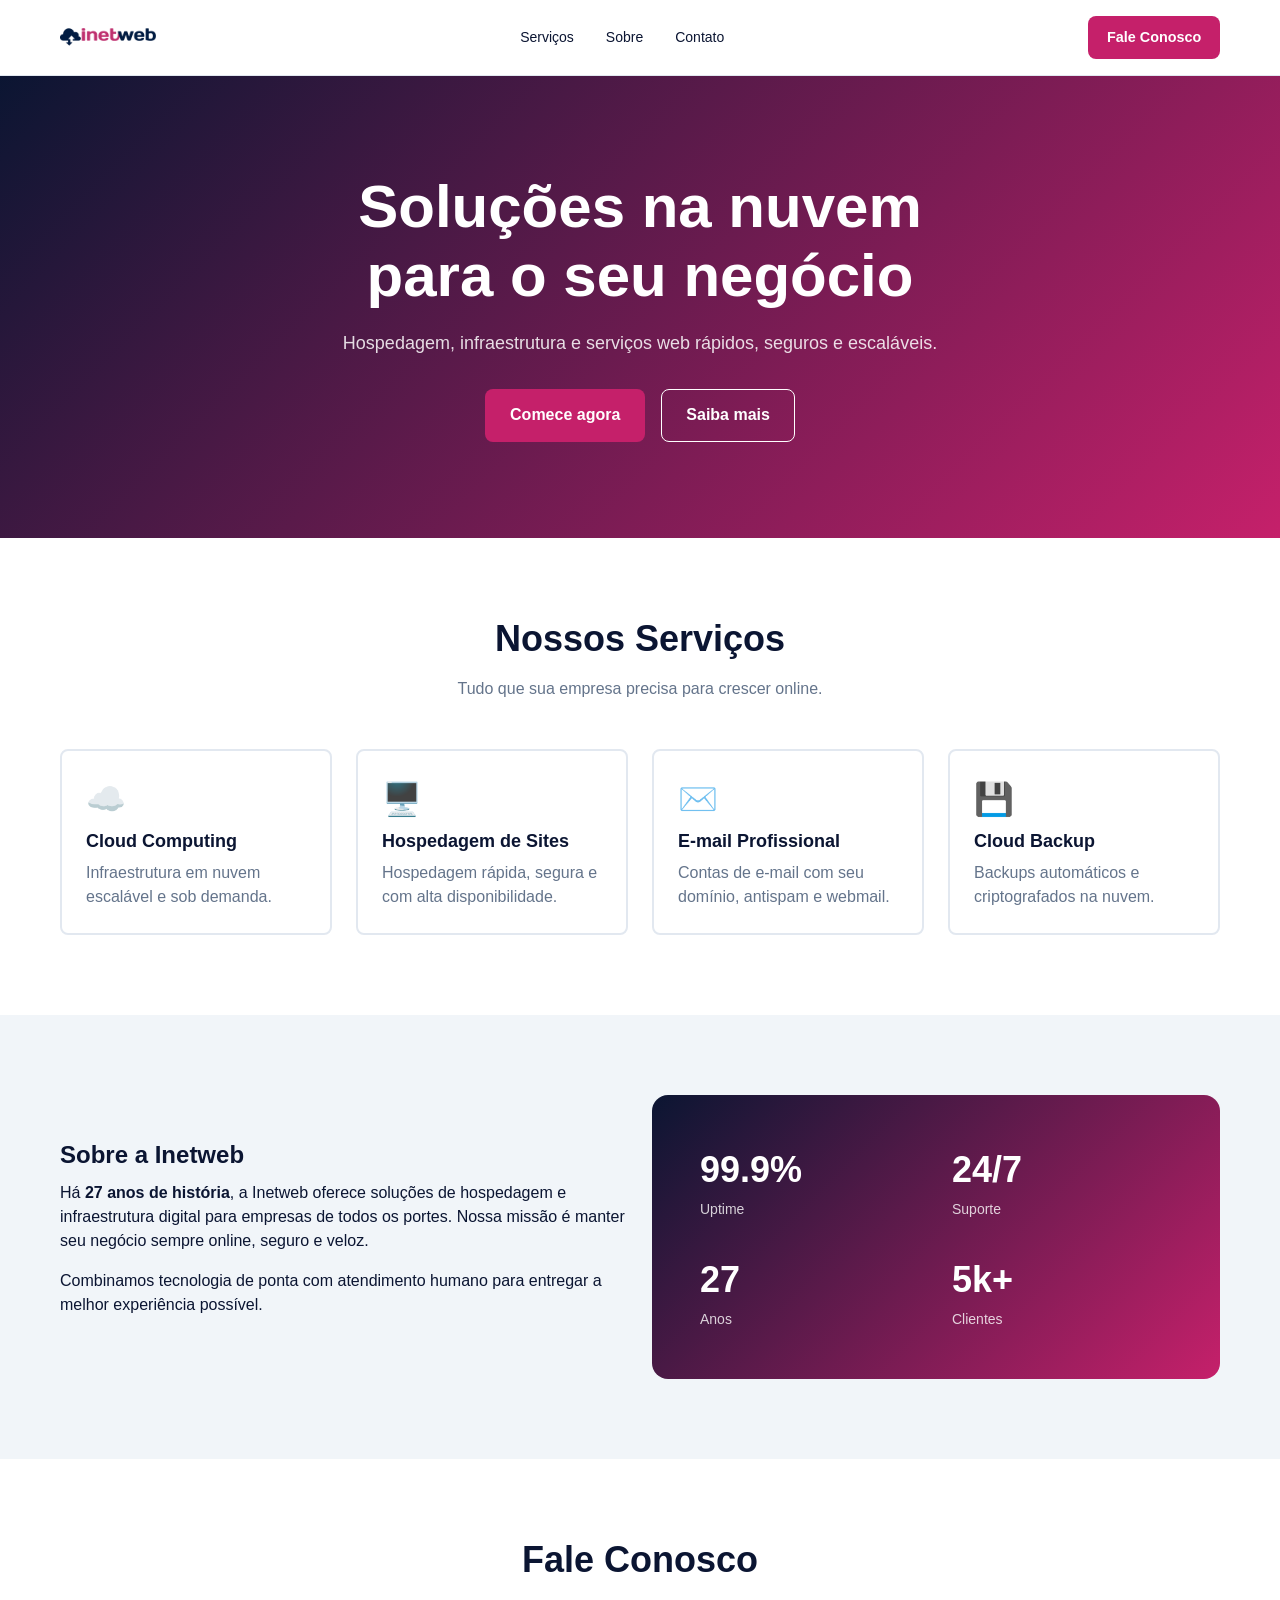
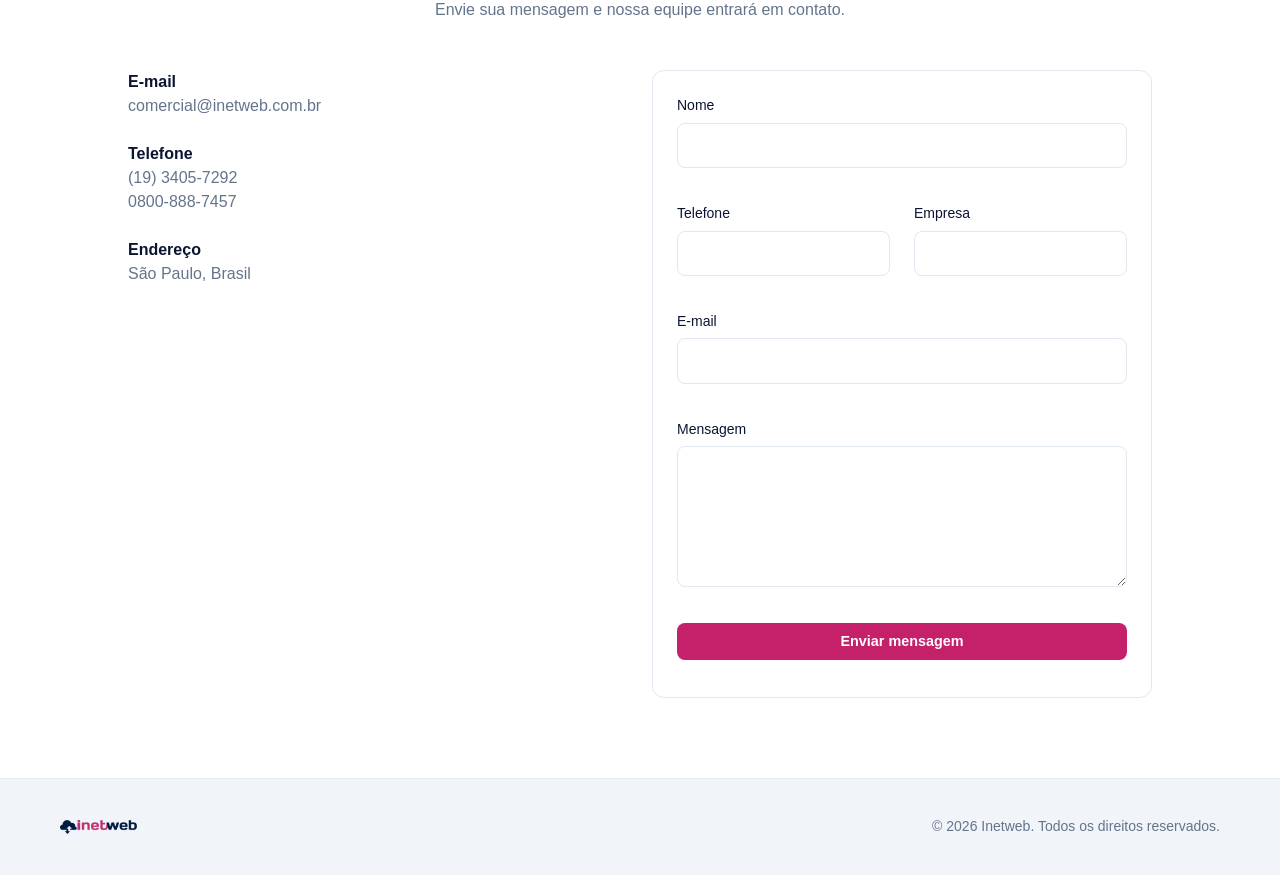
<file: html-version/index.html>
<!doctype html>
<html lang="pt-BR">
<head>
  <meta charset="UTF-8" />
  <meta name="viewport" content="width=device-width, initial-scale=1.0" />
  <title>Inetweb — Soluções na nuvem para o seu negócio</title>
  <meta name="description" content="Hospedagem, infraestrutura e serviços web rápidos, seguros e escaláveis pela Inetweb." />
  <link rel="stylesheet" href="assets/styles.css" />
</head>
<body>
  <header class="site-header">
    <div class="container header-inner">
      <a href="index.html" class="brand"><img src="assets/inetweb-logo.png" alt="Inetweb" /></a>
      <nav class="nav-desktop">
        <a href="#servicos">Serviços</a>
        <a href="#sobre">Sobre</a>
        <a href="#contato">Contato</a>
      </nav>
      <a href="#contato" class="btn btn-secondary">Fale Conosco</a>
    </div>
  </header>

  <section class="hero">
    <div class="container hero-inner">
      <h1>Soluções na nuvem<br/>para o seu negócio</h1>
      <p>Hospedagem, infraestrutura e serviços web rápidos, seguros e escaláveis.</p>
      <div class="hero-actions">
        <a href="comece-agora.html" class="btn btn-secondary btn-lg">Comece agora</a>
        <a href="#servicos" class="btn btn-outline btn-lg">Saiba mais</a>
      </div>
    </div>
  </section>

  <section id="servicos" class="section">
    <div class="container">
      <div class="section-head">
        <h2>Nossos Serviços</h2>
        <p>Tudo que sua empresa precisa para crescer online.</p>
      </div>
      <div class="grid grid-4">
        <article class="card">
          <div class="card-icon">☁️</div>
          <h3>Cloud Computing</h3>
          <p>Infraestrutura em nuvem escalável e sob demanda.</p>
        </article>
        <article class="card">
          <div class="card-icon">🖥️</div>
          <h3>Hospedagem de Sites</h3>
          <p>Hospedagem rápida, segura e com alta disponibilidade.</p>
        </article>
        <article class="card">
          <div class="card-icon">✉️</div>
          <h3>E-mail Profissional</h3>
          <p>Contas de e-mail com seu domínio, antispam e webmail.</p>
        </article>
        <article class="card">
          <div class="card-icon">💾</div>
          <h3>Cloud Backup</h3>
          <p>Backups automáticos e criptografados na nuvem.</p>
        </article>
      </div>
    </div>
  </section>

  <section id="sobre" class="section section-muted">
    <div class="container grid grid-2 align-center">
      <div>
        <h2>Sobre a Inetweb</h2>
        <p>Há <strong>27 anos de história</strong>, a Inetweb oferece soluções de hospedagem
          e infraestrutura digital para empresas de todos os portes. Nossa missão é manter
          seu negócio sempre online, seguro e veloz.</p>
        <p>Combinamos tecnologia de ponta com atendimento humano para entregar a melhor
          experiência possível.</p>
      </div>
      <div class="stats">
        <div><strong>99.9%</strong><span>Uptime</span></div>
        <div><strong>24/7</strong><span>Suporte</span></div>
        <div><strong>27</strong><span>Anos</span></div>
        <div><strong>5k+</strong><span>Clientes</span></div>
      </div>
    </div>
  </section>

  <section id="contato" class="section">
    <div class="container">
      <div class="section-head">
        <h2>Fale Conosco</h2>
        <p>Envie sua mensagem e nossa equipe entrará em contato.</p>
      </div>
      <div class="grid grid-2 contact-grid">
        <div class="contact-info">
          <div><strong>E-mail</strong><span>comercial@inetweb.com.br</span></div>
          <div><strong>Telefone</strong><span>(19) 3405-7292<br/>0800-888-7457</span></div>
          <div><strong>Endereço</strong><span>São Paulo, Brasil</span></div>
        </div>
        <form id="contact-form" class="form" action="api/send-contact.php" method="post" novalidate>
          <div class="field">
            <label for="nome">Nome</label>
            <input id="nome" name="nome" maxlength="100" required />
            <small class="error" data-for="nome"></small>
          </div>
          <div class="grid grid-2-sm">
            <div class="field">
              <label for="telefone">Telefone</label>
              <input id="telefone" name="telefone" type="tel" maxlength="20" required />
              <small class="error" data-for="telefone"></small>
            </div>
            <div class="field">
              <label for="empresa">Empresa</label>
              <input id="empresa" name="empresa" maxlength="120" required />
              <small class="error" data-for="empresa"></small>
            </div>
          </div>
          <div class="field">
            <label for="email">E-mail</label>
            <input id="email" name="email" type="email" maxlength="255" required />
            <small class="error" data-for="email"></small>
          </div>
          <div class="field">
            <label for="mensagem">Mensagem</label>
            <textarea id="mensagem" name="mensagem" rows="5" maxlength="2000" required></textarea>
            <small class="error" data-for="mensagem"></small>
          </div>
          <!-- honeypot anti-spam -->
          <input type="text" name="website" class="hp" tabindex="-1" autocomplete="off" />
          <button type="submit" class="btn btn-secondary btn-block">Enviar mensagem</button>
          <p class="form-note" id="form-status"></p>
        </form>
      </div>
    </div>
  </section>

  <footer class="site-footer">
    <div class="container footer-inner">
      <img src="assets/inetweb-logo.png" alt="Inetweb" />
      <p>© <span id="year"></span> Inetweb. Todos os direitos reservados.</p>
    </div>
  </footer>

  <script src="assets/script.js"></script>
</body>
</html>
</file>
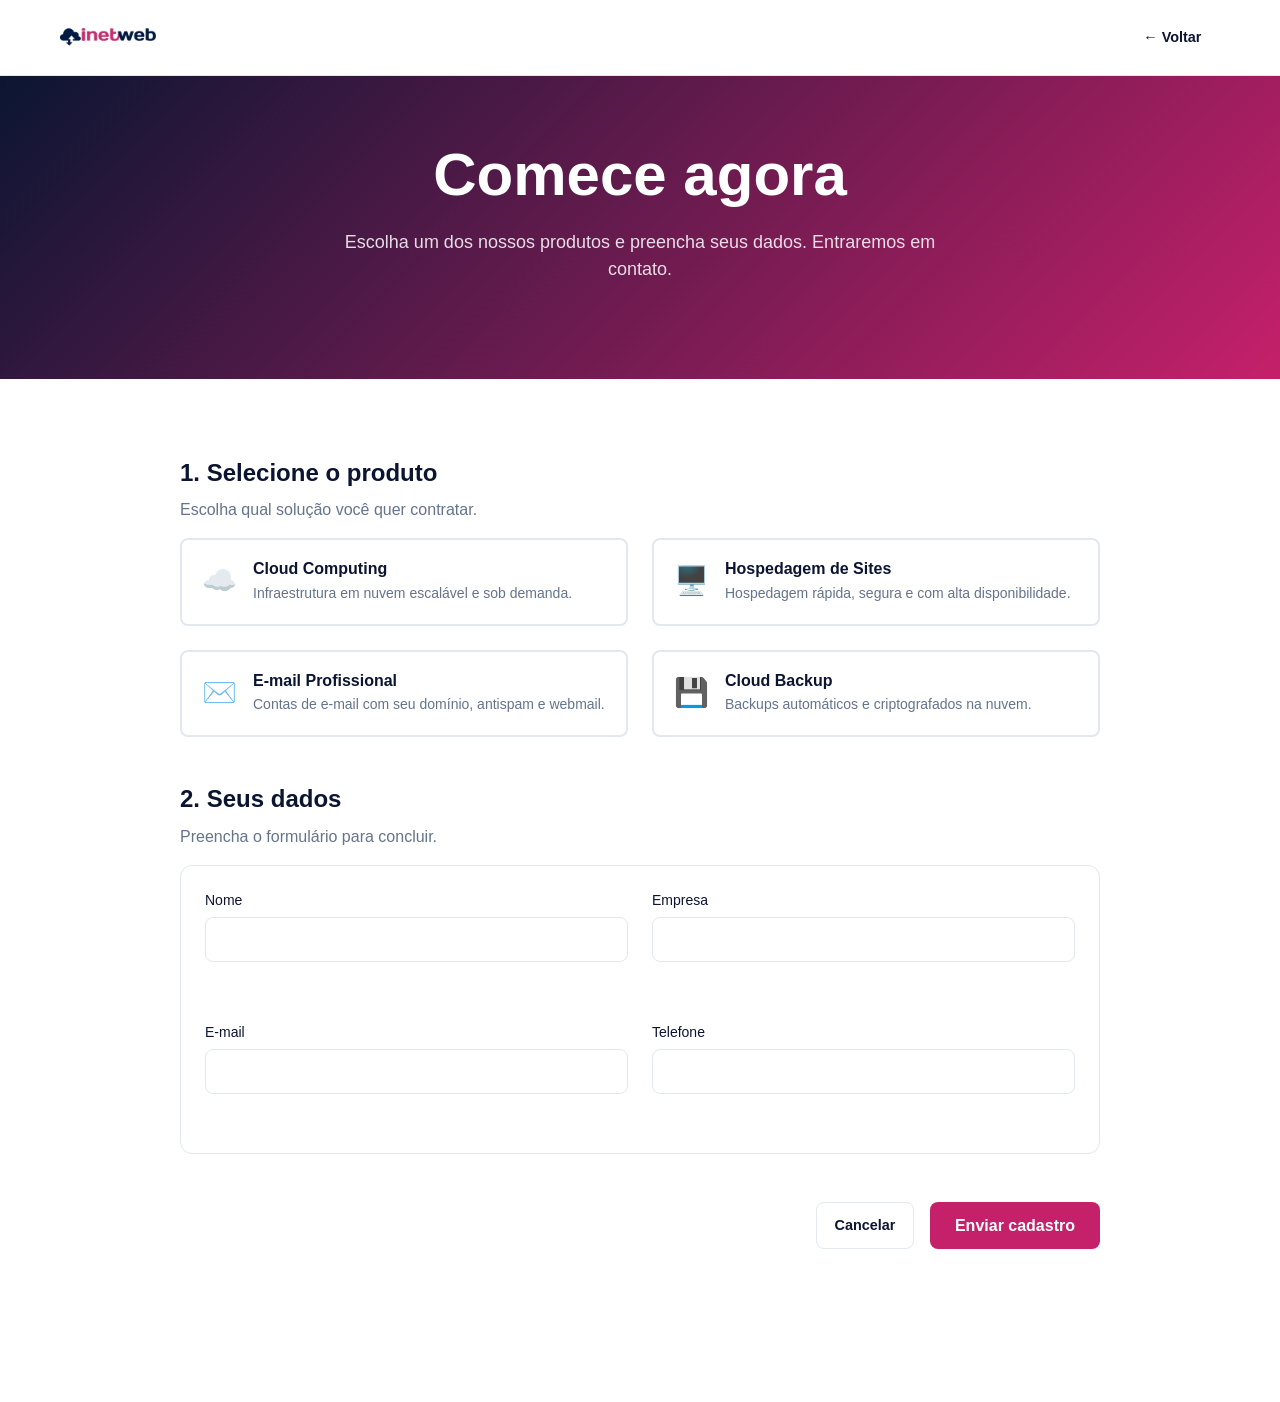
<file: html-version/comece-agora.html>
<!doctype html>
<html lang="pt-BR">
<head>
  <meta charset="UTF-8" />
  <meta name="viewport" content="width=device-width, initial-scale=1.0" />
  <title>Comece agora — Inetweb</title>
  <meta name="description" content="Escolha um produto Inetweb e cadastre seus dados para entrarmos em contato." />
  <link rel="stylesheet" href="assets/styles.css" />
</head>
<body>
  <header class="site-header">
    <div class="container header-inner">
      <a href="index.html" class="brand"><img src="assets/inetweb-logo.png" alt="Inetweb" /></a>
      <a href="index.html" class="btn btn-ghost">← Voltar</a>
    </div>
  </header>

  <section class="hero hero-sm">
    <div class="container hero-inner">
      <h1>Comece agora</h1>
      <p>Escolha um dos nossos produtos e preencha seus dados. Entraremos em contato.</p>
    </div>
  </section>

  <section class="section">
    <form id="signup-form" class="signup container" action="api/signup.php" method="post" novalidate>
      <div>
        <h2>1. Selecione o produto</h2>
        <p class="muted">Escolha qual solução você quer contratar.</p>
        <div class="grid grid-2 product-grid" role="radiogroup" aria-label="Produtos">
          <label class="product-card">
            <input type="radio" name="produto" value="cloud-computing" required />
            <div class="product-body">
              <span class="product-icon">☁️</span>
              <div>
                <h3>Cloud Computing</h3>
                <p>Infraestrutura em nuvem escalável e sob demanda.</p>
              </div>
            </div>
          </label>
          <label class="product-card">
            <input type="radio" name="produto" value="hospedagem" />
            <div class="product-body">
              <span class="product-icon">🖥️</span>
              <div>
                <h3>Hospedagem de Sites</h3>
                <p>Hospedagem rápida, segura e com alta disponibilidade.</p>
              </div>
            </div>
          </label>
          <label class="product-card">
            <input type="radio" name="produto" value="email" />
            <div class="product-body">
              <span class="product-icon">✉️</span>
              <div>
                <h3>E-mail Profissional</h3>
                <p>Contas de e-mail com seu domínio, antispam e webmail.</p>
              </div>
            </div>
          </label>
          <label class="product-card">
            <input type="radio" name="produto" value="backup" />
            <div class="product-body">
              <span class="product-icon">💾</span>
              <div>
                <h3>Cloud Backup</h3>
                <p>Backups automáticos e criptografados na nuvem.</p>
              </div>
            </div>
          </label>
        </div>
        <small class="error" data-for="produto"></small>
      </div>

      <div>
        <h2>2. Seus dados</h2>
        <p class="muted">Preencha o formulário para concluir.</p>
        <div class="grid grid-2 form-card">
          <div class="field">
            <label for="nome">Nome</label>
            <input id="nome" name="nome" maxlength="100" required />
            <small class="error" data-for="nome"></small>
          </div>
          <div class="field">
            <label for="empresa">Empresa</label>
            <input id="empresa" name="empresa" maxlength="120" required />
            <small class="error" data-for="empresa"></small>
          </div>
          <div class="field">
            <label for="email">E-mail</label>
            <input id="email" name="email" type="email" maxlength="255" required />
            <small class="error" data-for="email"></small>
          </div>
          <div class="field">
            <label for="telefone">Telefone</label>
            <input id="telefone" name="telefone" type="tel" maxlength="20" required />
            <small class="error" data-for="telefone"></small>
          </div>
        </div>
      </div>

      <input type="text" name="website" class="hp" tabindex="-1" autocomplete="off" />

      <div class="actions">
        <a href="index.html" class="btn btn-outline">Cancelar</a>
        <button type="submit" class="btn btn-secondary btn-lg">Enviar cadastro</button>
      </div>
      <p class="form-note" id="form-status"></p>
    </form>
  </section>

  <script src="assets/script.js"></script>
</body>
</html>
</file>
<file: html-version/assets/styles.css>
/* Inetweb — Design tokens (HSL) */
:root {
  --background: hsl(0 0% 100%);
  --foreground: hsl(224 64% 12%);
  --muted: hsl(210 40% 96.1%);
  --muted-fg: hsl(215.4 16.3% 46.9%);
  --border: hsl(214.3 31.8% 91.4%);
  --primary: hsl(224 64% 12%);
  --primary-fg: hsl(0 0% 100%);
  --secondary: hsl(333 72% 45%);
  --secondary-fg: hsl(0 0% 100%);
  --destructive: hsl(0 84.2% 60.2%);
  --gradient-hero: linear-gradient(135deg, hsl(224 64% 12%), hsl(333 72% 45%));
  --radius: 0.5rem;
}

*, *::before, *::after { box-sizing: border-box; }
html, body { margin: 0; padding: 0; }
body {
  font-family: -apple-system, BlinkMacSystemFont, "Segoe UI", Roboto, Helvetica, Arial, sans-serif;
  color: var(--foreground);
  background: var(--background);
  line-height: 1.5;
}
img { max-width: 100%; display: block; }
a { color: inherit; text-decoration: none; }
h1, h2, h3 { line-height: 1.15; margin: 0 0 0.5em; }
p { margin: 0 0 1em; }

.container { width: 100%; max-width: 1200px; margin: 0 auto; padding: 0 1.25rem; }

/* Header */
.site-header {
  position: sticky; top: 0; z-index: 50;
  background: hsl(0 0% 100% / 0.85);
  backdrop-filter: blur(8px);
  border-bottom: 1px solid var(--border);
}
.header-inner { display: flex; align-items: center; justify-content: space-between; padding: 1rem 1.25rem; }
.brand img { height: 40px; width: auto; }
.nav-desktop { display: none; gap: 2rem; }
.nav-desktop a { font-size: 0.875rem; font-weight: 500; }
.nav-desktop a:hover { color: var(--secondary); }
@media (min-width: 768px) { .nav-desktop { display: flex; } }

/* Buttons */
.btn {
  display: inline-flex; align-items: center; justify-content: center;
  padding: 0.6rem 1.1rem; border-radius: var(--radius);
  font-weight: 600; font-size: 0.9rem; cursor: pointer;
  border: 1px solid transparent; transition: background-color .2s, color .2s, border-color .2s;
}
.btn-secondary { background: var(--secondary); color: var(--secondary-fg); }
.btn-secondary:hover { background: hsl(333 72% 40%); }
.btn-outline { background: transparent; border-color: var(--border); color: var(--foreground); }
.btn-outline:hover { background: var(--muted); }
.btn-ghost { background: transparent; color: var(--foreground); }
.btn-ghost:hover { background: var(--muted); }
.btn-lg { padding: 0.85rem 1.5rem; font-size: 1rem; }
.btn-block { width: 100%; }

/* Hero */
.hero { background: var(--gradient-hero); color: var(--primary-fg); overflow: hidden; }
.hero-inner { padding: 6rem 1.25rem; text-align: center; }
.hero h1 { font-size: clamp(2rem, 5vw, 3.75rem); font-weight: 700; margin-bottom: 1.25rem; }
.hero p { color: hsl(0 0% 100% / 0.85); font-size: 1.125rem; max-width: 640px; margin: 0 auto 2rem; }
.hero-actions { display: flex; flex-wrap: wrap; justify-content: center; gap: 1rem; }
.hero-actions .btn-outline { background: transparent; border-color: var(--primary-fg); color: var(--primary-fg); }
.hero-actions .btn-outline:hover { background: var(--primary-fg); color: var(--primary); }
.hero-sm .hero-inner { padding: 4rem 1.25rem; }

/* Sections */
.section { padding: 5rem 0; }
.section-muted { background: var(--muted); }
.section-head { text-align: center; margin-bottom: 3rem; }
.section-head h2 { font-size: clamp(1.75rem, 3vw, 2.25rem); font-weight: 700; }
.section-head p { color: var(--muted-fg); max-width: 540px; margin: 0 auto; }

/* Grid */
.grid { display: grid; gap: 1.5rem; }
.grid-2 { grid-template-columns: 1fr; }
.grid-4 { grid-template-columns: 1fr; }
@media (min-width: 640px) {
  .grid-2-sm { grid-template-columns: 1fr 1fr; }
  .grid-4 { grid-template-columns: 1fr 1fr; }
}
@media (min-width: 1024px) {
  .grid-4 { grid-template-columns: repeat(4, 1fr); }
  .grid-2 { grid-template-columns: 1fr 1fr; }
}
.align-center { align-items: center; }

/* Cards */
.card {
  border: 2px solid var(--border); border-radius: var(--radius);
  padding: 1.5rem; background: var(--background);
  transition: border-color .2s;
}
.card:hover { border-color: var(--secondary); }
.card-icon { font-size: 2rem; color: var(--secondary); margin-bottom: 0.5rem; }
.card h3 { font-size: 1.125rem; }
.card p { color: var(--muted-fg); margin: 0; }

/* Stats */
.stats {
  background: var(--gradient-hero); color: var(--primary-fg);
  border-radius: 1rem; padding: 3rem;
  display: grid; grid-template-columns: 1fr 1fr; gap: 2rem;
}
.stats div strong { display: block; font-size: 2.25rem; font-weight: 700; }
.stats div span { font-size: 0.875rem; opacity: 0.8; }

/* Contact */
.contact-grid { max-width: 1024px; margin: 0 auto; }
.contact-info > div { display: flex; flex-direction: column; margin-bottom: 1.5rem; }
.contact-info strong { font-weight: 600; }
.contact-info span { color: var(--muted-fg); }

/* Forms */
.form, .form-card {
  background: var(--background);
  border: 1px solid var(--border);
  border-radius: 0.75rem;
  padding: 1.5rem;
}
.field { display: flex; flex-direction: column; gap: 0.4rem; margin-bottom: 1rem; }
.field label { font-size: 0.875rem; font-weight: 500; }
.field input, .field textarea {
  width: 100%; padding: 0.6rem 0.75rem;
  border: 1px solid var(--border); border-radius: var(--radius);
  font: inherit; background: var(--background); color: var(--foreground);
}
.field input:focus, .field textarea:focus {
  outline: 2px solid var(--secondary); outline-offset: 1px;
}
.field input[aria-invalid="true"], .field textarea[aria-invalid="true"] { border-color: var(--destructive); }
.error { color: var(--destructive); font-size: 0.8rem; min-height: 1em; }
.form-note { text-align: center; color: var(--muted-fg); font-size: 0.8rem; margin-top: 0.75rem; }
.hp { position: absolute; left: -10000px; width: 1px; height: 1px; opacity: 0; }

/* Signup page */
.signup { display: flex; flex-direction: column; gap: 3rem; max-width: 960px; }
.muted { color: var(--muted-fg); }
.product-grid { margin-top: 1rem; }
.product-card {
  display: block; cursor: pointer;
  border: 2px solid var(--border); border-radius: var(--radius);
  padding: 1.25rem; background: var(--background);
  transition: border-color .2s, background-color .2s;
}
.product-card:hover { border-color: hsl(333 72% 45% / 0.5); }
.product-card input { position: absolute; opacity: 0; pointer-events: none; }
.product-card:has(input:checked) { border-color: var(--secondary); background: hsl(333 72% 45% / 0.05); }
.product-body { display: flex; align-items: flex-start; gap: 1rem; }
.product-icon { font-size: 1.75rem; color: var(--secondary); }
.product-body h3 { font-size: 1rem; margin: 0 0 0.25rem; }
.product-body p { color: var(--muted-fg); font-size: 0.875rem; margin: 0; }
.actions { display: flex; gap: 1rem; justify-content: flex-end; flex-wrap: wrap; }

/* Footer */
.site-footer { border-top: 1px solid var(--border); background: var(--muted); }
.footer-inner {
  display: flex; flex-direction: column; gap: 1rem;
  align-items: center; justify-content: space-between;
  padding: 2rem 1.25rem;
}
.footer-inner img { height: 32px; width: auto; }
.footer-inner p { color: var(--muted-fg); font-size: 0.875rem; margin: 0; }
@media (min-width: 768px) { .footer-inner { flex-direction: row; } }
</file>
